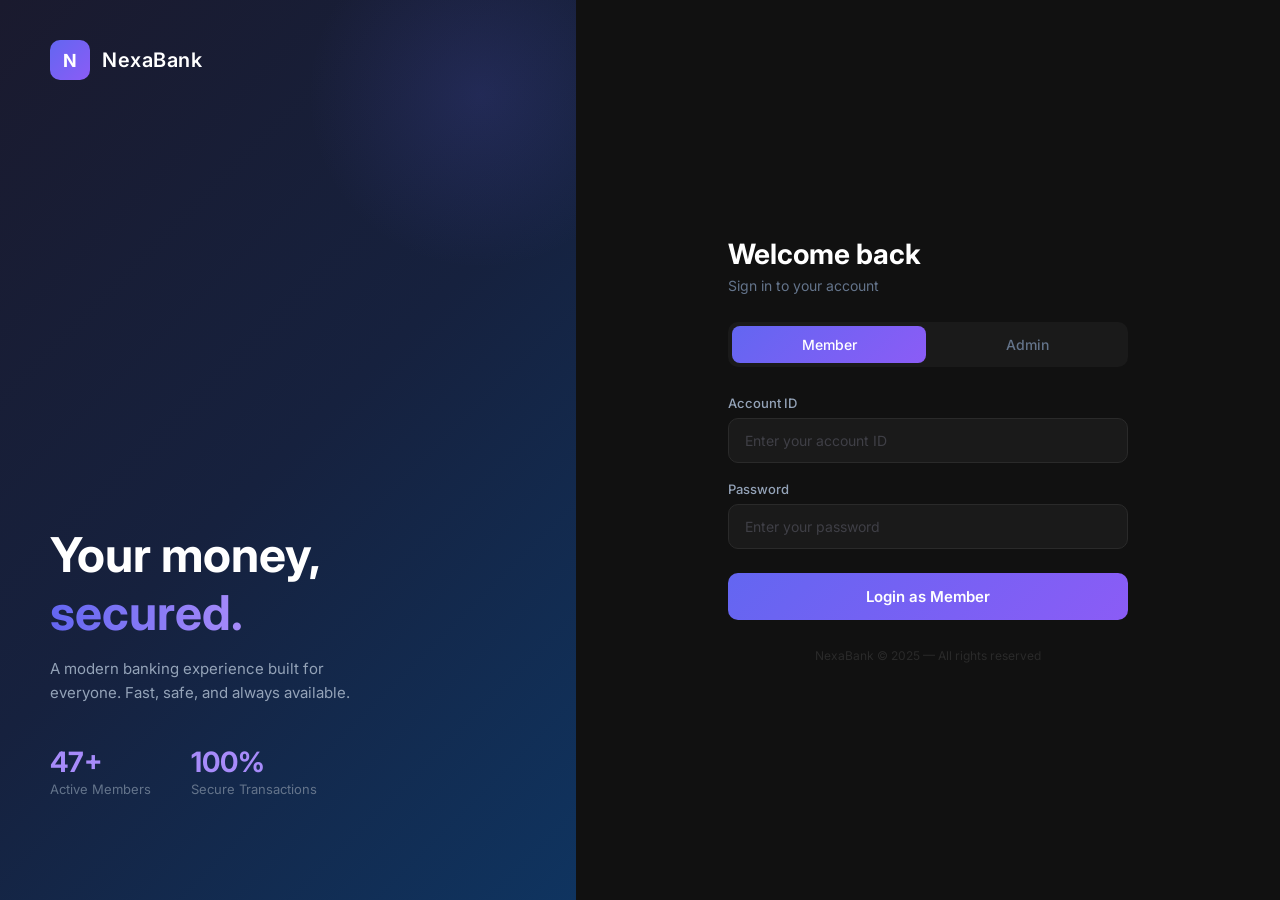
<file: index.html>
<!DOCTYPE html>
<html lang="en">
<head>
  <meta charset="UTF-8" />
  <meta name="viewport" content="width=device-width, initial-scale=1.0"/>
  <title>NexaBank | Login</title>
  <link rel="stylesheet" href="style.css" />
  <link href="https://fonts.googleapis.com/css2?family=Inter:wght@300;400;500;600;700&display=swap" rel="stylesheet"/>
</head>

<body>

  <!-- LEFT PANEL -->
  <div class="left-panel">
    <div class="brand">
      <div class="logo">N</div>
      <span class="brand-name">NexaBank</span>
    </div>
    <div class="left-content">
      <h1>Your money,<br/><span class="highlight">secured.</span></h1>
      <p>A modern banking experience built for everyone. Fast, safe, and always available.</p>
      <div class="stats">
        <div class="stat">
          <h3>47+</h3>
          <p>Active Members</p>
        </div>
        <div class="stat">
          <h3>100%</h3>
          <p>Secure Transactions</p>
        </div>
      </div>
    </div>
  </div>

  <!-- RIGHT PANEL -->
  <div class="right-panel">
    <div class="login-box">
      <h2>Welcome back</h2>
      <p class="sub">Sign in to your account</p>

      <!-- TAB TOGGLE -->
      <div class="tab-group">
        <button class="tab active" onclick="switchTab('member', this)">Member</button>
        <button class="tab" onclick="switchTab('admin', this)">Admin</button>
      </div>

      <!-- MEMBER FORM -->
      <div id="member-form" class="form-section">
        <div class="input-group">
          <label>Account ID</label>
          <input type="number" id="memberId" placeholder="Enter your account ID" />
        </div>
        <div class="input-group">
          <label>Password</label>
          <input type="password" id="memberPassword" placeholder="Enter your password" />
        </div>
        <button class="btn-login" onclick="handleLogin()">Login as Member</button>
      </div>

      <!-- ADMIN FORM -->
      <div id="admin-form" class="form-section hidden">
        <div class="input-group">
          <label>4-Digit Access Code</label>
          <input type="number" id="adminCode" placeholder="Enter your 4-digit code" />
        </div>
        <button class="btn-login" onclick="handleLogin()">Login as Admin</button>
      </div>

      <p class="footer-note">NexaBank &copy; 2025 &mdash; All rights reserved</p>
    </div>
  </div>

  <script src="bank.js"></script>
  <script>
    function switchTab(type, el) {
      document.querySelectorAll('.tab').forEach(t => t.classList.remove('active'));
      el.classList.add('active');
      document.getElementById('member-form').classList.add('hidden');
      document.getElementById('admin-form').classList.add('hidden');
      document.getElementById(type + '-form').classList.remove('hidden');
    }

    function handleLogin() {
      const activeTab = document.querySelector('.tab.active').textContent.trim();

      if (activeTab === 'Member') {
        const id = document.getElementById('memberId').value;
        const password = document.getElementById('memberPassword').value;

        if (!id || !password) {
          alert('Please enter both ID and password!');
          return;
        }

        const result = memberLogin(id, password);
        if (result.success) {
          window.location.href = 'member.html'; // ✅ FIXED
        } else {
          alert(result.msg);
        }

      } else {
        const id = document.getElementById('adminCode').value;

        if (!id) {
          alert('Please enter your access code!');
          return;
        }

        const result = adminLogin(id);
        if (result.success) {
          window.location.href = 'admin.html';
        } else {
          alert(result.msg);
        }
      }
    }
  </script>

</body>
</html>
</file>
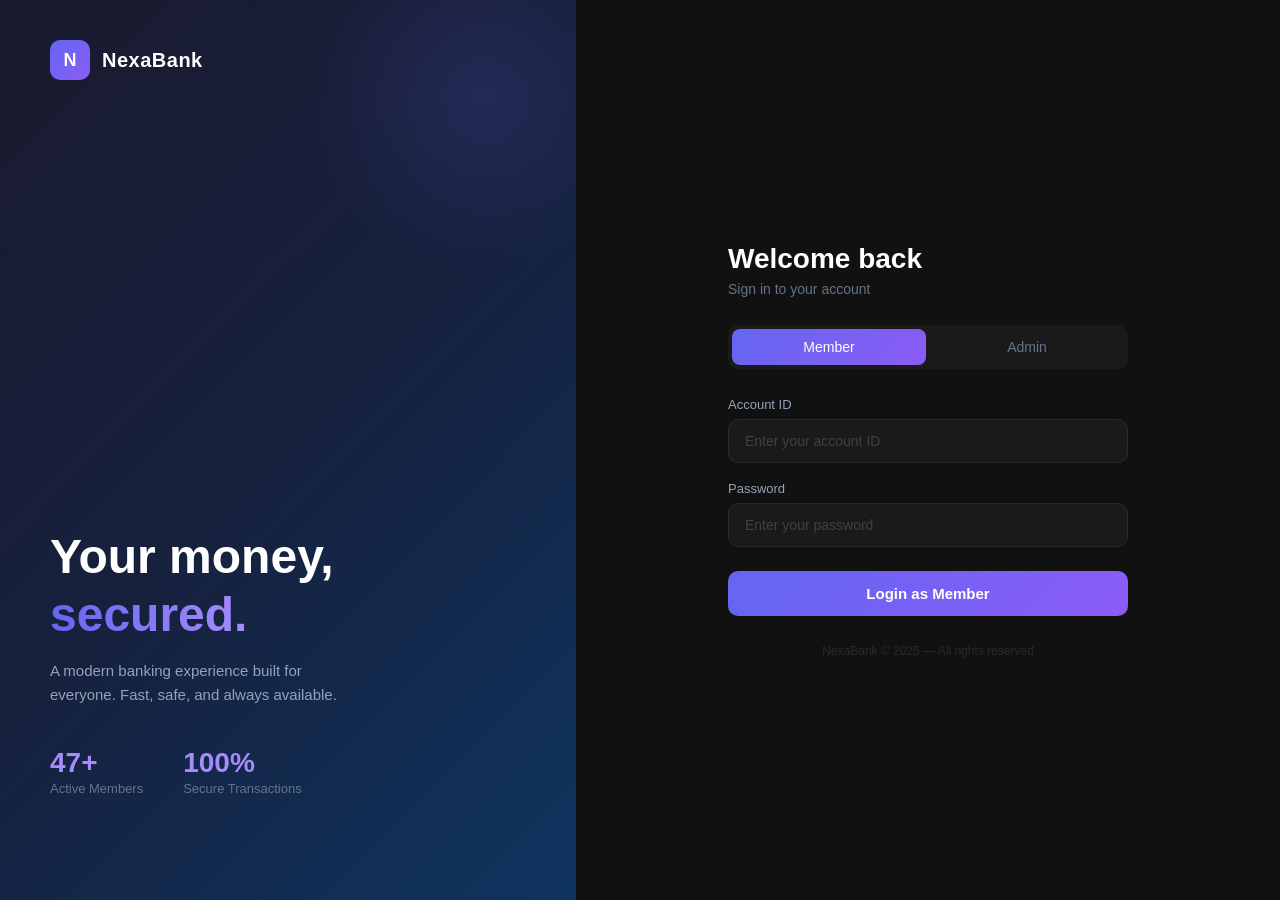
<file: admin.html>
<!DOCTYPE html>
<html lang="en">
<head>
  <meta charset="UTF-8" />
  <meta name="viewport" content="width=device-width, initial-scale=1.0"/>
  <title>NexaBank | Admin Dashboard</title>
  <link rel="stylesheet" href="admin.css" />
  <link href="https://fonts.googleapis.com/css2?family=Inter:wght@300;400;500;600;700&display=swap" rel="stylesheet"/>
</head>
<body>

  <!-- SIDEBAR -->
  <div class="sidebar">
    <div class="brand">
      <div class="logo">N</div>
      <span>NexaBank</span>
    </div>
    <div class="admin-badge">ADMIN PANEL</div>
    <div class="admin-name" id="adminName">Welcome, Admin</div>

    <nav>
      <button class="nav-btn active" onclick="showSection('dashboard', this)">📊 Dashboard</button>
      <button class="nav-btn" onclick="showSection('members', this)">👥 All Members</button>
      <button class="nav-btn" onclick="showSection('addMember', this)">➕ Add Member</button>
      <button class="nav-btn" onclick="showSection('deleteMember', this)">🗑️ Delete Member</button>
      <button class="nav-btn" onclick="showSection('searchMember', this)">🔍 Search Member</button>
      <button class="nav-btn" onclick="showSection('loans', this)">💰 Manage Loans</button>
      <button class="nav-btn" onclick="showSection('report', this)">📄 Branch Report</button>
    </nav>

    <button class="logout-btn" onclick="logout()">🚪 Logout</button>
  </div>

  <!-- MAIN CONTENT -->
  <div class="main">

    <!-- DASHBOARD SECTION -->
    <div id="dashboard" class="section active">
      <h2>Dashboard Overview</h2>
      <div class="cards">
        <div class="card purple">
          <p>Total Members</p>
          <h3 id="totalMembers">0</h3>
        </div>
        <div class="card blue">
          <p>Pending Loans</p>
          <h3 id="totalLoans">0</h3>
        </div>
        <div class="card green">
          <p>Total Transactions</p>
          <h3 id="totalTxns">0</h3>
        </div>
        <div class="card orange">
          <p>Total Admins</p>
          <h3>4</h3>
        </div>
      </div>
    </div>

    <!-- ALL MEMBERS SECTION -->
    <div id="members" class="section">
      <h2>All Member Accounts</h2>
      <div class="table-wrap">
        <table>
          <thead>
            <tr>
              <th>Name</th>
              <th>ID</th>
              <th>Balance (₹)</th>
            </tr>
          </thead>
          <tbody id="membersTable"></tbody>
        </table>
      </div>
    </div>

    <!-- ADD MEMBER SECTION -->
    <div id="addMember" class="section">
      <h2>Add New Member</h2>
      <div class="form-box">
        <div class="input-group">
          <label>Full Name</label>
          <input type="text" id="newName" placeholder="Enter member name" />
        </div>
        <div class="input-group">
          <label>Account ID</label>
          <input type="number" id="newId" placeholder="Enter unique ID" />
        </div>
        <div class="input-group">
          <label>Password</label>
          <input type="text" id="newPassword" placeholder="Set password" />
        </div>
        <div class="input-group">
          <label>Initial Balance (₹)</label>
          <input type="number" id="newBalance" placeholder="Enter starting balance" />
        </div>
        <button class="btn-action" onclick="handleAddMember()">Create Account</button>
        <p class="msg" id="addMsg"></p>
      </div>
    </div>

    <!-- DELETE MEMBER SECTION -->
    <div id="deleteMember" class="section">
      <h2>Delete Member Account</h2>
      <div class="form-box">
        <div class="input-group">
          <label>Member Account ID</label>
          <input type="number" id="deleteId" placeholder="Enter ID to delete" />
        </div>
        <button class="btn-action danger" onclick="handleDeleteMember()">Delete Account</button>
        <p class="msg" id="deleteMsg"></p>
      </div>
    </div>

    <!-- SEARCH SECTION -->
    <div id="searchMember" class="section">
      <h2>Search Member</h2>
      <div class="form-box">
        <div class="tab-group">
          <button class="tab active" onclick="switchSearch('id', this)">Search by ID</button>
          <button class="tab" onclick="switchSearch('name', this)">Search by Name</button>
        </div>
        <div id="searchById">
          <div class="input-group">
            <label>Account ID</label>
            <input type="number" id="searchId" placeholder="Enter account ID" />
          </div>
          <button class="btn-action" onclick="handleSearchById()">Search</button>
        </div>
        <div id="searchByName" class="hidden">
          <div class="input-group">
            <label>Member Name</label>
            <input type="text" id="searchName" placeholder="Enter member name" />
          </div>
          <button class="btn-action" onclick="handleSearchByName()">Search</button>
        </div>
        <div class="result-box" id="searchResult"></div>
      </div>
    </div>

    <!-- LOANS SECTION -->
    <div id="loans" class="section">
      <h2>Manage Loan Applications</h2>
      <div id="loansList"></div>
    </div>

    <!-- REPORT SECTION -->
    <div id="report" class="section">
      <h2>Branch Report</h2>
      <button class="btn-action" onclick="generateReport()">Generate Report</button>
      <div id="reportContent" style="margin-top:20px;"></div>
    </div>

  </div>

  <script src="bank.js"></script>
  <script>
    // ── ON PAGE LOAD ──
    window.onload = function () {
      const admin = getLoggedInAdmin();
      if (!admin) { window.location.href = 'index.html'; return; }
      document.getElementById('adminName').textContent = admin.name;
      document.getElementById('totalMembers').textContent = getAllMembers().length;
      document.getElementById('totalLoans').textContent = getAllLoans().length;
      document.getElementById('totalTxns').textContent = getAllTransactions().length;
      loadMembersTable();
    }

    // ── SECTION SWITCHING ──
    function showSection(id, btn) {
      document.querySelectorAll('.section').forEach(s => s.classList.remove('active'));
      document.querySelectorAll('.nav-btn').forEach(b => b.classList.remove('active'));
      document.getElementById(id).classList.add('active');
      btn.classList.add('active');
      if (id === 'loans') loadLoans();
    }

    // ── LOAD MEMBERS TABLE ──
    function loadMembersTable() {
      const tbody = document.getElementById('membersTable');
      tbody.innerHTML = '';
      getAllMembers().forEach(m => {
        tbody.innerHTML += `<tr>
          <td>${m.name}</td>
          <td>${m.id}</td>
          <td>₹${m.balance.toLocaleString()}</td>
        </tr>`;
      });
    }

    // ── ADD MEMBER ──
    function handleAddMember() {
      const name = document.getElementById('newName').value;
      const id = document.getElementById('newId').value;
      const password = document.getElementById('newPassword').value;
      const balance = document.getElementById('newBalance').value;
      const msg = document.getElementById('addMsg');

      if (!name || !id || !password || !balance) {
        showMsg(msg, 'All fields are required!', false); return;
      }
      const result = createMember(name, id, password, balance);
      if (result.success) {
        showMsg(msg, 'Member account created successfully!', true);
        document.getElementById('totalMembers').textContent = getAllMembers().length;
      } else {
        showMsg(msg, result.msg, false);
      }
    }

    // ── DELETE MEMBER ──
    function handleDeleteMember() {
      const id = document.getElementById('deleteId').value;
      const msg = document.getElementById('deleteMsg');
      if (!id) { showMsg(msg, 'Please enter an ID!', false); return; }
      const result = deleteMember(id);
      if (result.success) {
        showMsg(msg, 'Account deleted successfully!', true);
        document.getElementById('totalMembers').textContent = getAllMembers().length;
      } else {
        showMsg(msg, result.msg, false);
      }
    }

    // ── SEARCH ──
    function switchSearch(type, btn) {
      document.querySelectorAll('.tab').forEach(t => t.classList.remove('active'));
      btn.classList.add('active');
      document.getElementById('searchById').classList.add('hidden');
      document.getElementById('searchByName').classList.add('hidden');
      document.getElementById('search' + (type === 'id' ? 'ById' : 'ByName')).classList.remove('hidden');
      document.getElementById('searchResult').innerHTML = '';
    }

    function handleSearchById() {
      const id = document.getElementById('searchId').value;
      const m = searchById(id);
      const box = document.getElementById('searchResult');
      if (m) {
        box.innerHTML = `<div class="result-card">
          <p><span>Name:</span> ${m.name}</p>
          <p><span>ID:</span> ${m.id}</p>
          <p><span>Balance:</span> ₹${m.balance.toLocaleString()}</p>
        </div>`;
      } else {
        box.innerHTML = `<p class="error-msg">No account found with this ID.</p>`;
      }
    }

    function handleSearchByName() {
      const name = document.getElementById('searchName').value;
      const m = searchByName(name);
      const box = document.getElementById('searchResult');
      if (m) {
        box.innerHTML = `<div class="result-card">
          <p><span>Name:</span> ${m.name}</p>
          <p><span>ID:</span> ${m.id}</p>
          <p><span>Balance:</span> ₹${m.balance.toLocaleString()}</p>
        </div>`;
      } else {
        box.innerHTML = `<p class="error-msg">No account found with this name.</p>`;
      }
    }

    // ── LOANS ──
    function loadLoans() {
      const loans = getAllLoans();
      const box = document.getElementById('loansList');
      if (loans.length === 0) {
        box.innerHTML = '<p class="empty-msg">No pending loan applications.</p>'; return;
      }
      box.innerHTML = loans.map(l => `
        <div class="loan-card">
          <div>
            <p class="loan-name">${l.name}</p>
            <p class="loan-detail">ID: ${l.id} &nbsp;|&nbsp; Amount: ₹${l.amount.toLocaleString()}</p>
          </div>
          <div class="loan-actions">
            <button class="btn-approve" onclick="handleApproveLoan(${l.id})">Approve</button>
            <button class="btn-reject" onclick="handleRejectLoan(${l.id})">Reject</button>
          </div>
        </div>`).join('');
    }

    function handleApproveLoan(id) {
      const result = approveLoan(id);
      alert(result.success ? 'Loan approved! Balance updated.' : result.msg);
      loadLoans();
      document.getElementById('totalLoans').textContent = getAllLoans().length;
    }

    function handleRejectLoan(id) {
      const result = rejectLoan(id);
      alert(result.success ? 'Loan application rejected.' : result.msg);
      loadLoans();
      document.getElementById('totalLoans').textContent = getAllLoans().length;
    }

    // ── REPORT ──
    function generateReport() {
      const members = getAllMembers();
      const loans = getAllLoans();
      const txns = getAllTransactions();
      let html = `<h3>Members (${members.length})</h3><div class="table-wrap"><table>
        <thead><tr><th>Name</th><th>ID</th><th>Balance</th></tr></thead><tbody>
        ${members.map(m => `<tr><td>${m.name}</td><td>${m.id}</td><td>₹${m.balance.toLocaleString()}</td></tr>`).join('')}
        </tbody></table></div>
        <h3 style="margin-top:24px;">Pending Loans (${loans.length})</h3>
        ${loans.length === 0 ? '<p class="empty-msg">None</p>' : loans.map(l => `<div class="result-card"><p>${l.name} — ₹${l.amount.toLocaleString()}</p></div>`).join('')}
        <h3 style="margin-top:24px;">Transactions (${txns.length})</h3>
        ${txns.length === 0 ? '<p class="empty-msg">None</p>' : txns.map(t => `<div class="result-card"><p>${t.sender_name} → ${t.receiver_name} : ₹${t.amount.toLocaleString()}</p></div>`).join('')}`;
      document.getElementById('reportContent').innerHTML = html;
    }

    // ── HELPERS ──
    function showMsg(el, text, success) {
      el.textContent = text;
      el.style.color = success ? '#4ade80' : '#f87171';
    }

    function logout() {
  sessionStorage.removeItem('loggedInAdmin'); // only remove login, keep data
  window.location.href = 'index.html';
    }
  </script>
</body>
</html>
</file>
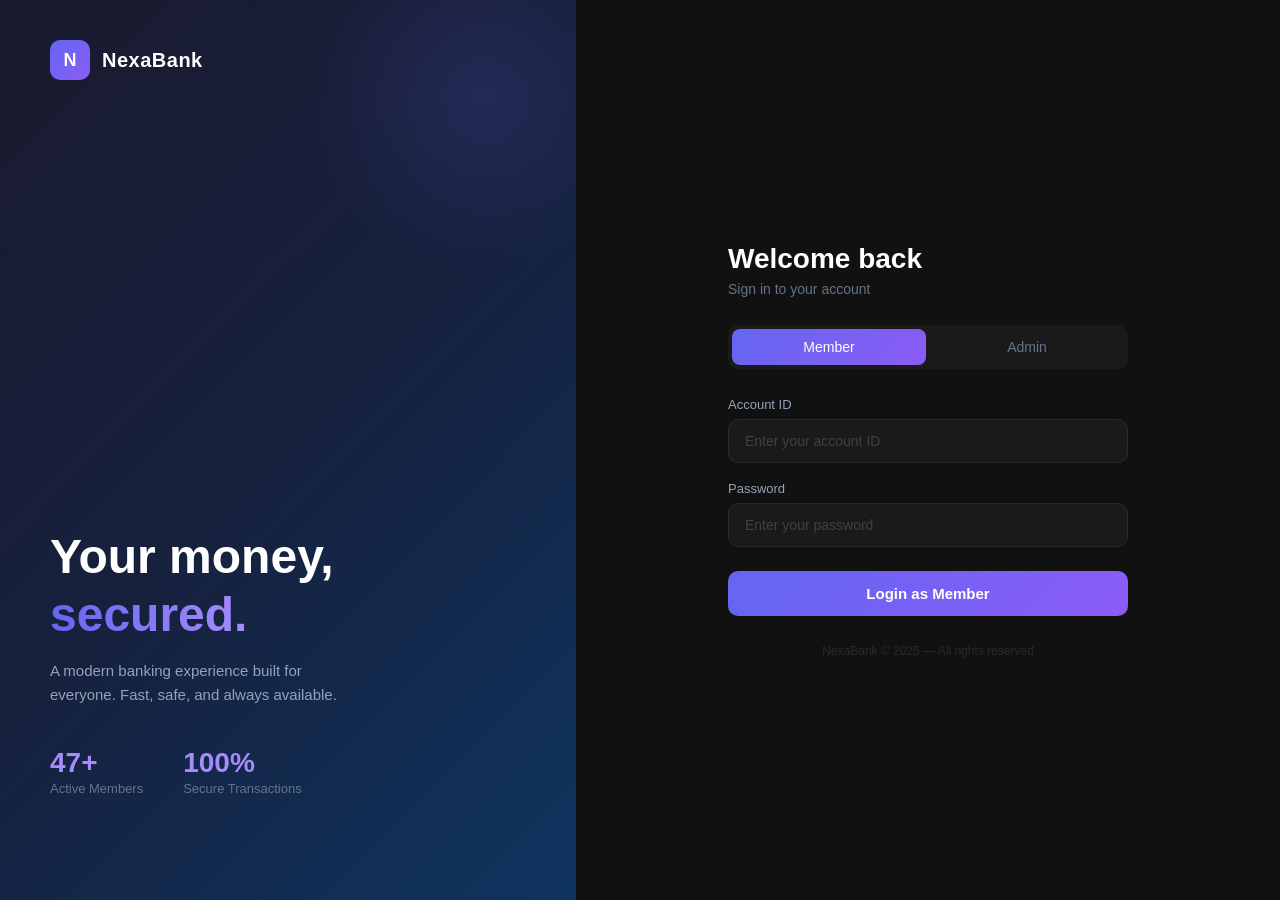
<file: member.html>
<!DOCTYPE html>
<html lang="en">
<head>
  <meta charset="UTF-8" />
  <meta name="viewport" content="width=device-width, initial-scale=1.0"/>
  <title>NexaBank | Member Portal</title>
  <link rel="stylesheet" href="member.css" />
  <link href="https://fonts.googleapis.com/css2?family=Inter:wght@300;400;500;600;700&display=swap" rel="stylesheet"/>
</head>
<body>

  <!-- SIDEBAR -->
  <div class="sidebar">
    <div class="brand">
      <div class="logo">N</div>
      <span>NexaBank</span>
    </div>
    <div class="member-badge">MEMBER PORTAL</div>
    <div class="member-name" id="memberName">Welcome</div>

    <nav>
      <button class="nav-btn active" onclick="showSection('home', this)">🏠 Home</button>
      <button class="nav-btn" onclick="showSection('deposit', this)">💵 Deposit</button>
      <button class="nav-btn" onclick="showSection('withdraw', this)">💸 Withdraw</button>
      <button class="nav-btn" onclick="showSection('transfer', this)">🔄 Transfer</button>
      <button class="nav-btn" onclick="showSection('loan', this)">🏦 Apply Loan</button>
      <button class="nav-btn" onclick="showSection('loanstatus', this)">📋 Loan Status</button>
      <button class="nav-btn" onclick="showSection('history', this)">📜 Transactions</button>
      <button class="nav-btn" onclick="showSection('password', this)">🔑 Change Password</button>
    </nav>

    <button class="logout-btn" onclick="logout()">🚪 Logout</button>
  </div>

  <!-- MAIN -->
  <div class="main">

    <!-- HOME -->
    <div id="home" class="section active">
      <h2>Good day, <span id="greetName"></span> 👋</h2>
      <div class="balance-card">
        <p>Available Balance</p>
        <h1 id="balanceDisplay">₹0</h1>
        <span>Account ID: <strong id="idDisplay"></strong></span>
      </div>
      <div class="quick-cards">
        <div class="quick-card" onclick="showSection('deposit', document.querySelectorAll('.nav-btn')[1])">
          <div class="qicon green">💵</div>
          <p>Deposit</p>
        </div>
        <div class="quick-card" onclick="showSection('withdraw', document.querySelectorAll('.nav-btn')[2])">
          <div class="qicon red">💸</div>
          <p>Withdraw</p>
        </div>
        <div class="quick-card" onclick="showSection('transfer', document.querySelectorAll('.nav-btn')[3])">
          <div class="qicon blue">🔄</div>
          <p>Transfer</p>
        </div>
        <div class="quick-card" onclick="showSection('loan', document.querySelectorAll('.nav-btn')[4])">
          <div class="qicon purple">🏦</div>
          <p>Loan</p>
        </div>
      </div>
    </div>

    <!-- DEPOSIT -->
    <div id="deposit" class="section">
      <h2>Deposit Money</h2>
      <div class="form-box">
        <div class="input-group">
          <label>Amount (₹)</label>
          <input type="number" id="depositAmount" placeholder="Enter amount to deposit" />
        </div>
        <button class="btn-action green-btn" onclick="handleDeposit()">Deposit Money</button>
        <p class="msg" id="depositMsg"></p>
      </div>
    </div>

    <!-- WITHDRAW -->
    <div id="withdraw" class="section">
      <h2>Withdraw Money</h2>
      <div class="form-box">
        <div class="input-group">
          <label>Amount (₹)</label>
          <input type="number" id="withdrawAmount" placeholder="Enter amount to withdraw" />
        </div>
        <button class="btn-action red-btn" onclick="handleWithdraw()">Withdraw Money</button>
        <p class="msg" id="withdrawMsg"></p>
      </div>
    </div>

    <!-- TRANSFER -->
    <div id="transfer" class="section">
      <h2>Transfer Money</h2>
      <div class="form-box">
        <div class="input-group">
          <label>Receiver Account ID</label>
          <input type="number" id="receiverId" placeholder="Enter receiver's account ID" />
        </div>
        <div class="input-group">
          <label>Amount (₹)</label>
          <input type="number" id="transferAmount" placeholder="Enter amount to transfer" />
        </div>
        <button class="btn-action" onclick="handleTransfer()">Transfer Money</button>
        <p class="msg" id="transferMsg"></p>
      </div>
    </div>

    <!-- LOAN -->
    <div id="loan" class="section">
      <h2>Apply for Loan</h2>
      <div class="form-box">
        <div class="input-group">
          <label>Loan Amount (₹)</label>
          <input type="number" id="loanAmount" placeholder="Enter loan amount" />
        </div>
        <button class="btn-action" onclick="handleLoan()">Submit Application</button>
        <p class="msg" id="loanMsg"></p>
      </div>
    </div>

    <!-- LOAN STATUS -->
    <div id="loanstatus" class="section">
      <h2>Loan Application Status</h2>
      <div id="loanStatusBox"></div>
    </div>

    <!-- TRANSACTION HISTORY -->
    <div id="history" class="section">
      <h2>Transaction History</h2>
      <div id="historyBox"></div>
    </div>

    <!-- CHANGE PASSWORD -->
    <div id="password" class="section">
      <h2>Change Password</h2>
      <div class="form-box">
        <div class="input-group">
          <label>Current Password</label>
          <input type="password" id="currentPass" placeholder="Enter current password" />
        </div>
        <div class="input-group">
          <label>New Password</label>
          <input type="password" id="newPass" placeholder="Enter new password" />
        </div>
        <div class="input-group">
          <label>Confirm New Password</label>
          <input type="password" id="confirmPass" placeholder="Confirm new password" />
        </div>
        <button class="btn-action" onclick="handlePasswordChange()">Update Password</button>
        <p class="msg" id="passMsg"></p>
      </div>
    </div>

  </div>

  <script src="bank.js"></script>
  <script>
    // ── ON LOAD ──
    window.onload = function () {
      const member = getLoggedInMember();
      if (!member) { window.location.href = 'index.html'; return; }
      document.getElementById('memberName').textContent = member.name;
      document.getElementById('greetName').textContent = member.name;
      document.getElementById('balanceDisplay').textContent = '₹' + member.balance.toLocaleString();
      document.getElementById('idDisplay').textContent = member.id;
    }

    // ── SECTION SWITCH ──
    function showSection(id, btn) {
      document.querySelectorAll('.section').forEach(s => s.classList.remove('active'));
      document.querySelectorAll('.nav-btn').forEach(b => b.classList.remove('active'));
      document.getElementById(id).classList.add('active');
      if (btn) btn.classList.add('active');

      // load dynamic content
      if (id === 'loanstatus') loadLoanStatus();
      if (id === 'history') loadHistory();
    }

    // ── DEPOSIT ──
    function handleDeposit() {
      const amount = document.getElementById('depositAmount').value;
      const msg = document.getElementById('depositMsg');
      if (!amount) { showMsg(msg, 'Please enter an amount!', false); return; }
      const result = depositMoney(amount);
      if (result.success) {
        showMsg(msg, `₹${parseInt(amount).toLocaleString()} deposited! New balance: ₹${result.balance.toLocaleString()}`, true);
        document.getElementById('balanceDisplay').textContent = '₹' + result.balance.toLocaleString();
        document.getElementById('depositAmount').value = '';
      } else {
        showMsg(msg, result.msg, false);
      }
    }

    // ── WITHDRAW ──
    function handleWithdraw() {
      const amount = document.getElementById('withdrawAmount').value;
      const msg = document.getElementById('withdrawMsg');
      if (!amount) { showMsg(msg, 'Please enter an amount!', false); return; }
      const result = withdrawMoney(amount);
      if (result.success) {
        showMsg(msg, `₹${parseInt(amount).toLocaleString()} withdrawn! New balance: ₹${result.balance.toLocaleString()}`, true);
        document.getElementById('balanceDisplay').textContent = '₹' + result.balance.toLocaleString();
        document.getElementById('withdrawAmount').value = '';
      } else {
        showMsg(msg, result.msg, false);
      }
    }

    // ── TRANSFER ──
    function handleTransfer() {
      const receiverId = document.getElementById('receiverId').value;
      const amount = document.getElementById('transferAmount').value;
      const msg = document.getElementById('transferMsg');
      if (!receiverId || !amount) { showMsg(msg, 'Please fill all fields!', false); return; }
      const result = transferMoney(receiverId, amount);
      if (result.success) {
        showMsg(msg, `₹${parseInt(amount).toLocaleString()} transferred to ${result.receiverName}! New balance: ₹${result.balance.toLocaleString()}`, true);
        document.getElementById('balanceDisplay').textContent = '₹' + result.balance.toLocaleString();
        document.getElementById('receiverId').value = '';
        document.getElementById('transferAmount').value = '';
      } else {
        showMsg(msg, result.msg, false);
      }
    }

    // ── LOAN ──
    function handleLoan() {
      const amount = document.getElementById('loanAmount').value;
      const msg = document.getElementById('loanMsg');
      if (!amount) { showMsg(msg, 'Please enter loan amount!', false); return; }
      const result = applyLoan(amount);
      if (result.success) {
        showMsg(msg, 'Loan application submitted successfully! Awaiting admin approval.', true);
        document.getElementById('loanAmount').value = '';
      } else {
        showMsg(msg, result.msg, false);
      }
    }

    // ── LOAN STATUS ──
    function loadLoanStatus() {
      const loan = viewLoanStatus();
      const box = document.getElementById('loanStatusBox');
      if (loan) {
        box.innerHTML = `
          <div class="status-card pending">
            <div class="status-dot"></div>
            <div>
              <p class="status-label">PENDING APPROVAL</p>
              <p class="status-amount">₹${loan.amount.toLocaleString()}</p>
              <p class="status-name">Applicant: ${loan.name}</p>
            </div>
          </div>`;
      } else {
        box.innerHTML = `<p class="empty-msg">No pending loan applications found.</p>`;
      }
    }

    // ── HISTORY ──
    function loadHistory() {
      const txns = viewTransactionHistory();
      const box = document.getElementById('historyBox');
      if (txns.length === 0) {
        box.innerHTML = `<p class="empty-msg">No transactions yet.</p>`; return;
      }
      box.innerHTML = txns.reverse().map(t => {
        const isSender = t.receiver_name === 'CASH DEPOSIT' ? false : t.sender_id === getLoggedInMember().id;
        const isDeposit = t.receiver_name === 'CASH DEPOSIT';
        const isWithdraw = t.receiver_name === 'CASH WITHDRAWAL';
        const sign = isDeposit ? '+' : (isWithdraw || isSender) ? '-' : '+';
        const color = sign === '+' ? 'green' : 'red';
        const label = isDeposit ? 'Cash Deposit' : isWithdraw ? 'Cash Withdrawal' : isSender ? `To: ${t.receiver_name}` : `From: ${t.sender_name}`;
        return `<div class="txn-card">
          <div>
            <p class="txn-label">${label}</p>
          </div>
          <p class="txn-amount ${color}">${sign}₹${t.amount.toLocaleString()}</p>
        </div>`;
      }).join('');
    }

    // ── PASSWORD ──
    function handlePasswordChange() {
      const current = document.getElementById('currentPass').value;
      const newP = document.getElementById('newPass').value;
      const confirm = document.getElementById('confirmPass').value;
      const msg = document.getElementById('passMsg');
      if (!current || !newP || !confirm) { showMsg(msg, 'Please fill all fields!', false); return; }
      const result = changePassword(current, newP, confirm);
      if (result.success) {
        showMsg(msg, 'Password changed successfully!', true);
        document.getElementById('currentPass').value = '';
        document.getElementById('newPass').value = '';
        document.getElementById('confirmPass').value = '';
      } else {
        showMsg(msg, result.msg, false);
      }
    }

    function showMsg(el, text, success) {
      el.textContent = text;
      el.style.color = success ? '#4ade80' : '#f87171';
    }

    function logout() {
  sessionStorage.removeItem('loggedInMember'); // only remove login, keep data
  window.location.href = 'index.html';
    }
  </script>

</body>
</html>
</file>
<file: style.css>
* {
  margin: 0;
  padding: 0;
  box-sizing: border-box;
}

body {
  display: flex;
  height: 100vh;
  font-family: 'Inter', sans-serif;
  background: #0d0d0d;
  color: #fff;
}

/* ── LEFT PANEL ── */
.left-panel {
  width: 45%;
  background: linear-gradient(135deg, #1a1a2e 0%, #16213e 50%, #0f3460 100%);
  display: flex;
  flex-direction: column;
  justify-content: space-between;
  padding: 40px 50px;
  position: relative;
  overflow: hidden;
}

.left-panel::before {
  content: '';
  position: absolute;
  width: 350px;
  height: 350px;
  background: radial-gradient(circle, rgba(99, 102, 241, 0.15) 0%, transparent 70%);
  top: -80px;
  right: -80px;
  border-radius: 50%;
}

.brand {
  display: flex;
  align-items: center;
  gap: 12px;
}

.logo {
  width: 40px;
  height: 40px;
  background: linear-gradient(135deg, #6366f1, #8b5cf6);
  border-radius: 10px;
  display: flex;
  align-items: center;
  justify-content: center;
  font-weight: 700;
  font-size: 18px;
}

.brand-name {
  font-size: 20px;
  font-weight: 600;
  letter-spacing: 0.5px;
}

.left-content {
  margin-bottom: 60px;
}

.left-content h1 {
  font-size: 48px;
  font-weight: 700;
  line-height: 1.2;
  margin-bottom: 16px;
}

.highlight {
  background: linear-gradient(90deg, #6366f1, #a78bfa);
  -webkit-background-clip: text;
  -webkit-text-fill-color: transparent;
  background-clip: text;
}

.left-content p {
  font-size: 15px;
  color: #94a3b8;
  line-height: 1.6;
  max-width: 320px;
  margin-bottom: 40px;
}

.stats {
  display: flex;
  gap: 40px;
}

.stat h3 {
  font-size: 28px;
  font-weight: 700;
  color: #a78bfa;
}

.stat p {
  font-size: 13px;
  color: #64748b;
  margin: 0;
}

/* ── RIGHT PANEL ── */
.right-panel {
  width: 55%;
  background: #111111;
  display: flex;
  align-items: center;
  justify-content: center;
  padding: 40px;
}

.login-box {
  width: 100%;
  max-width: 400px;
}

.login-box h2 {
  font-size: 28px;
  font-weight: 700;
  margin-bottom: 6px;
}

.sub {
  font-size: 14px;
  color: #64748b;
  margin-bottom: 28px;
}

/* ── TABS ── */
.tab-group {
  display: flex;
  background: #1a1a1a;
  border-radius: 10px;
  padding: 4px;
  margin-bottom: 28px;
  gap: 4px;
}

.tab {
  flex: 1;
  padding: 10px;
  border: none;
  border-radius: 8px;
  background: transparent;
  color: #64748b;
  font-size: 14px;
  font-weight: 500;
  cursor: pointer;
  transition: all 0.25s ease;
  font-family: 'Inter', sans-serif;
}

.tab.active {
  background: linear-gradient(135deg, #6366f1, #8b5cf6);
  color: #fff;
}

/* ── FORM ── */
.form-section {
  display: flex;
  flex-direction: column;
  gap: 18px;
}

.form-section.hidden {
  display: none;
}

.input-group {
  display: flex;
  flex-direction: column;
  gap: 7px;
}

.input-group label {
  font-size: 13px;
  font-weight: 500;
  color: #94a3b8;
}

.input-group input {
  background: #1a1a1a;
  border: 1px solid #2a2a2a;
  border-radius: 10px;
  padding: 13px 16px;
  color: #fff;
  font-size: 14px;
  font-family: 'Inter', sans-serif;
  outline: none;
  transition: border-color 0.2s ease;
}

.input-group input:focus {
  border-color: #6366f1;
}

.input-group input::placeholder {
  color: #3f3f46;
}

/* ── BUTTON ── */
.btn-login {
  margin-top: 6px;
  width: 100%;
  padding: 14px;
  background: linear-gradient(135deg, #6366f1, #8b5cf6);
  border: none;
  border-radius: 10px;
  color: #fff;
  font-size: 15px;
  font-weight: 600;
  cursor: pointer;
  font-family: 'Inter', sans-serif;
  transition: opacity 0.2s ease, transform 0.1s ease;
}

.btn-login:hover {
  opacity: 0.9;
  transform: translateY(-1px);
}

.btn-login:active {
  transform: translateY(0);
}

/* ── FOOTER ── */
.footer-note {
  margin-top: 28px;
  font-size: 12px;
  color: #2a2a2a;
  text-align: center;
}

/* ── RESPONSIVE ── */
@media (max-width: 900px) {
  body {
    flex-direction: column;
    height: auto;
    min-height: 100vh;
  }
  .left-panel, .right-panel {
    width: 100%;
  }
  .left-panel {
    padding: 32px 24px;
  }
  .left-content {
    margin-bottom: 32px;
  }
  .left-content h1 {
    font-size: 32px;
  }
  .stats {
    gap: 28px;
  }
  .right-panel {
    padding: 32px 24px;
  }
}

@media (max-width: 420px) {
  .left-content h1 {
    font-size: 26px;
  }
  .left-content p {
    max-width: 100%;
  }
  .stats {
    gap: 20px;
  }
  .stat h3 {
    font-size: 22px;
  }
  .login-box h2 {
    font-size: 22px;
  }
}
</file>
<file: admin.css>
* { margin: 0; padding: 0; box-sizing: border-box; }

body {
  display: flex;
  min-height: 100vh;
  font-family: 'Inter', sans-serif;
  background: #0d0d0d;
  color: #fff;
}

/* ── SIDEBAR ── */
.sidebar {
  width: 240px;
  min-height: 100vh;
  background: #111;
  border-right: 1px solid #1e1e1e;
  display: flex;
  flex-direction: column;
  padding: 28px 16px;
  gap: 8px;
  position: fixed;
  top: 0; left: 0; bottom: 0;
}

.brand {
  display: flex;
  align-items: center;
  gap: 10px;
  margin-bottom: 16px;
  font-size: 18px;
  font-weight: 700;
}

.logo {
  width: 34px; height: 34px;
  background: linear-gradient(135deg, #6366f1, #8b5cf6);
  border-radius: 8px;
  display: flex; align-items: center; justify-content: center;
  font-weight: 700; font-size: 16px;
}

.admin-badge {
  font-size: 10px;
  font-weight: 600;
  letter-spacing: 2px;
  color: #6366f1;
  background: rgba(99,102,241,0.1);
  border-radius: 6px;
  padding: 4px 10px;
  margin-bottom: 4px;
  text-align: center;
}

.admin-name {
  font-size: 12px;
  color: #64748b;
  margin-bottom: 16px;
  text-align: center;
}

nav { display: flex; flex-direction: column; gap: 4px; flex: 1; }

.nav-btn {
  background: transparent;
  border: none;
  color: #64748b;
  padding: 10px 14px;
  border-radius: 8px;
  text-align: left;
  font-size: 13px;
  font-family: 'Inter', sans-serif;
  cursor: pointer;
  transition: all 0.2s;
}

.nav-btn:hover { background: #1a1a1a; color: #fff; }
.nav-btn.active { background: rgba(99,102,241,0.15); color: #a78bfa; font-weight: 600; }

.logout-btn {
  background: transparent;
  border: 1px solid #2a2a2a;
  color: #ef4444;
  padding: 10px 14px;
  border-radius: 8px;
  font-size: 13px;
  font-family: 'Inter', sans-serif;
  cursor: pointer;
  transition: all 0.2s;
}
.logout-btn:hover { background: rgba(239,68,68,0.1); }

/* ── MAIN ── */
.main {
  margin-left: 240px;
  flex: 1;
  padding: 36px;
}

.section { display: none; }
.section.active { display: block; }

.section h2 {
  font-size: 22px;
  font-weight: 700;
  margin-bottom: 24px;
  color: #f1f5f9;
}

/* ── CARDS ── */
.cards {
  display: grid;
  grid-template-columns: repeat(4, 1fr);
  gap: 16px;
  margin-bottom: 28px;
}

.card {
  padding: 22px 20px;
  border-radius: 14px;
  border: 1px solid #1e1e1e;
}

.card p { font-size: 12px; color: #64748b; margin-bottom: 8px; }
.card h3 { font-size: 32px; font-weight: 700; }

.card.purple { background: rgba(99,102,241,0.08); }
.card.purple h3 { color: #818cf8; }
.card.blue { background: rgba(59,130,246,0.08); }
.card.blue h3 { color: #60a5fa; }
.card.green { background: rgba(74,222,128,0.08); }
.card.green h3 { color: #4ade80; }
.card.orange { background: rgba(251,146,60,0.08); }
.card.orange h3 { color: #fb923c; }

/* ── TABLE ── */
.table-wrap {
  background: #111;
  border: 1px solid #1e1e1e;
  border-radius: 12px;
  overflow: hidden;
}

table { width: 100%; border-collapse: collapse; }
thead { background: #1a1a1a; }
th { padding: 12px 16px; text-align: left; font-size: 12px; color: #64748b; font-weight: 600; letter-spacing: 0.5px; }
td { padding: 12px 16px; font-size: 13px; border-top: 1px solid #1a1a1a; color: #cbd5e1; }
tr:hover td { background: #141414; }

/* ── FORM BOX ── */
.form-box {
  background: #111;
  border: 1px solid #1e1e1e;
  border-radius: 14px;
  padding: 28px;
  max-width: 480px;
  display: flex;
  flex-direction: column;
  gap: 16px;
}

.input-group { display: flex; flex-direction: column; gap: 6px; }
.input-group label { font-size: 12px; color: #94a3b8; font-weight: 500; }
.input-group input {
  background: #1a1a1a;
  border: 1px solid #2a2a2a;
  border-radius: 8px;
  padding: 11px 14px;
  color: #fff;
  font-size: 13px;
  font-family: 'Inter', sans-serif;
  outline: none;
  transition: border-color 0.2s;
}
.input-group input:focus { border-color: #6366f1; }
.input-group input::placeholder { color: #3f3f46; }

.btn-action {
  padding: 12px 20px;
  background: linear-gradient(135deg, #6366f1, #8b5cf6);
  border: none;
  border-radius: 8px;
  color: #fff;
  font-size: 14px;
  font-weight: 600;
  cursor: pointer;
  font-family: 'Inter', sans-serif;
  transition: opacity 0.2s;
}
.btn-action:hover { opacity: 0.88; }
.btn-action.danger { background: linear-gradient(135deg, #ef4444, #dc2626); }

.msg { font-size: 13px; }

/* ── SEARCH ── */
.tab-group { display: flex; background: #1a1a1a; border-radius: 8px; padding: 3px; gap: 3px; margin-bottom: 16px; }
.tab { flex: 1; padding: 8px; border: none; border-radius: 6px; background: transparent; color: #64748b; font-size: 13px; cursor: pointer; font-family: 'Inter', sans-serif; transition: all 0.2s; }
.tab.active { background: linear-gradient(135deg, #6366f1, #8b5cf6); color: #fff; }
.hidden { display: none; }

.result-box { margin-top: 16px; }
.result-card {
  background: #1a1a1a;
  border: 1px solid #2a2a2a;
  border-radius: 10px;
  padding: 16px 20px;
  font-size: 14px;
  line-height: 2;
}
.result-card span { color: #64748b; font-size: 12px; }
.error-msg { color: #f87171; font-size: 13px; }
.empty-msg { color: #64748b; font-size: 13px; }

/* ── LOANS ── */
.loan-card {
  display: flex;
  justify-content: space-between;
  align-items: center;
  background: #111;
  border: 1px solid #1e1e1e;
  border-radius: 12px;
  padding: 18px 20px;
  margin-bottom: 10px;
}
.loan-name { font-size: 14px; font-weight: 600; margin-bottom: 4px; }
.loan-detail { font-size: 12px; color: #64748b; }
.loan-actions { display: flex; gap: 10px; }

.btn-approve {
  padding: 8px 16px;
  background: rgba(74,222,128,0.1);
  border: 1px solid #4ade80;
  border-radius: 7px;
  color: #4ade80;
  font-size: 13px;
  cursor: pointer;
  font-family: 'Inter', sans-serif;
  transition: background 0.2s;
}
.btn-approve:hover { background: rgba(74,222,128,0.2); }

.btn-reject {
  padding: 8px 16px;
  background: rgba(239,68,68,0.1);
  border: 1px solid #ef4444;
  border-radius: 7px;
  color: #ef4444;
  font-size: 13px;
  cursor: pointer;
  font-family: 'Inter', sans-serif;
  transition: background 0.2s;
}
.btn-reject:hover { background: rgba(239,68,68,0.2); }

/* ── RESPONSIVE ── */
@media (max-width: 900px) {
  body {
    flex-direction: column;
  }
  .sidebar {
    position: static;
    width: 100%;
    min-height: auto;
    flex-direction: row;
    flex-wrap: wrap;
    align-items: center;
    padding: 16px;
    gap: 8px;
  }
  .brand, .admin-badge, .admin-name {
    flex: 0 0 auto;
  }
  nav {
    flex-direction: row;
    flex-wrap: wrap;
    width: 100%;
    order: 3;
  }
  .nav-btn {
    flex: 1 1 auto;
    text-align: center;
    font-size: 12px;
    white-space: nowrap;
  }
  .logout-btn {
    order: 2;
    margin-left: auto;
  }
  .main {
    margin-left: 0;
    padding: 20px;
  }
  .cards {
    grid-template-columns: repeat(2, 1fr);
  }
}

@media (max-width: 480px) {
  .cards {
    grid-template-columns: 1fr 1fr;
    gap: 10px;
  }
  .card {
    padding: 16px 14px;
  }
  .card h3 {
    font-size: 24px;
  }
  .form-box {
    padding: 20px;
    max-width: 100%;
  }
  .nav-btn {
    font-size: 11px;
    padding: 8px 10px;
  }
  .table-wrap {
    overflow-x: auto;
  }
  table {
    min-width: 480px;
  }
  .loan-card {
    flex-direction: column;
    align-items: flex-start;
    gap: 12px;
  }
  .loan-actions {
    width: 100%;
  }
  .btn-approve, .btn-reject {
    flex: 1;
    text-align: center;
  }
}
</file>
<file: member.css>
* { margin: 0; padding: 0; box-sizing: border-box; }

body {
  display: flex;
  min-height: 100vh;
  font-family: 'Inter', sans-serif;
  background: #0d0d0d;
  color: #fff;
}

/* ── SIDEBAR ── */
.sidebar {
  width: 240px;
  min-height: 100vh;
  background: #111;
  border-right: 1px solid #1e1e1e;
  display: flex;
  flex-direction: column;
  padding: 28px 16px;
  gap: 8px;
  position: fixed;
  top: 0; left: 0; bottom: 0;
}

.brand {
  display: flex;
  align-items: center;
  gap: 10px;
  margin-bottom: 16px;
  font-size: 18px;
  font-weight: 700;
}

.logo {
  width: 34px; height: 34px;
  background: linear-gradient(135deg, #6366f1, #8b5cf6);
  border-radius: 8px;
  display: flex; align-items: center; justify-content: center;
  font-weight: 700; font-size: 16px;
}

.member-badge {
  font-size: 10px;
  font-weight: 600;
  letter-spacing: 2px;
  color: #4ade80;
  background: rgba(74,222,128,0.1);
  border-radius: 6px;
  padding: 4px 10px;
  margin-bottom: 4px;
  text-align: center;
}

.member-name {
  font-size: 12px;
  color: #64748b;
  margin-bottom: 16px;
  text-align: center;
}

nav { display: flex; flex-direction: column; gap: 4px; flex: 1; }

.nav-btn {
  background: transparent;
  border: none;
  color: #64748b;
  padding: 10px 14px;
  border-radius: 8px;
  text-align: left;
  font-size: 13px;
  font-family: 'Inter', sans-serif;
  cursor: pointer;
  transition: all 0.2s;
}
.nav-btn:hover { background: #1a1a1a; color: #fff; }
.nav-btn.active { background: rgba(99,102,241,0.15); color: #a78bfa; font-weight: 600; }

.logout-btn {
  background: transparent;
  border: 1px solid #2a2a2a;
  color: #ef4444;
  padding: 10px 14px;
  border-radius: 8px;
  font-size: 13px;
  font-family: 'Inter', sans-serif;
  cursor: pointer;
  transition: all 0.2s;
}
.logout-btn:hover { background: rgba(239,68,68,0.1); }

/* ── MAIN ── */
.main {
  margin-left: 240px;
  flex: 1;
  padding: 36px;
}

.section { display: none; }
.section.active { display: block; }
.section h2 {
  font-size: 22px;
  font-weight: 700;
  margin-bottom: 24px;
  color: #f1f5f9;
}

/* ── BALANCE CARD ── */
.balance-card {
  background: linear-gradient(135deg, #1a1a2e, #0f3460);
  border: 1px solid #1e3a5f;
  border-radius: 20px;
  padding: 36px;
  margin-bottom: 28px;
}
.balance-card p { font-size: 13px; color: #94a3b8; margin-bottom: 10px; }
.balance-card h1 {
  font-size: 48px;
  font-weight: 700;
  background: linear-gradient(90deg, #6366f1, #a78bfa);
  -webkit-background-clip: text;
  -webkit-text-fill-color: transparent;
  background-clip: text;
  margin-bottom: 12px;
}
.balance-card span { font-size: 13px; color: #64748b; }
.balance-card strong { color: #94a3b8; }

/* ── QUICK CARDS ── */
.quick-cards {
  display: grid;
  grid-template-columns: repeat(4, 1fr);
  gap: 16px;
}

.quick-card {
  background: #111;
  border: 1px solid #1e1e1e;
  border-radius: 14px;
  padding: 24px 16px;
  text-align: center;
  cursor: pointer;
  transition: all 0.2s;
}
.quick-card:hover { border-color: #6366f1; transform: translateY(-2px); }
.quick-card p { font-size: 13px; color: #94a3b8; margin-top: 10px; }

.qicon {
  width: 44px; height: 44px;
  border-radius: 12px;
  display: flex; align-items: center; justify-content: center;
  font-size: 20px;
  margin: 0 auto;
}
.qicon.green { background: rgba(74,222,128,0.1); }
.qicon.red { background: rgba(239,68,68,0.1); }
.qicon.blue { background: rgba(59,130,246,0.1); }
.qicon.purple { background: rgba(99,102,241,0.1); }

/* ── FORM BOX ── */
.form-box {
  background: #111;
  border: 1px solid #1e1e1e;
  border-radius: 14px;
  padding: 28px;
  max-width: 460px;
  display: flex;
  flex-direction: column;
  gap: 16px;
}

.input-group { display: flex; flex-direction: column; gap: 6px; }
.input-group label { font-size: 12px; color: #94a3b8; font-weight: 500; }
.input-group input {
  background: #1a1a1a;
  border: 1px solid #2a2a2a;
  border-radius: 8px;
  padding: 11px 14px;
  color: #fff;
  font-size: 13px;
  font-family: 'Inter', sans-serif;
  outline: none;
  transition: border-color 0.2s;
}
.input-group input:focus { border-color: #6366f1; }
.input-group input::placeholder { color: #3f3f46; }

.btn-action {
  padding: 12px 20px;
  background: linear-gradient(135deg, #6366f1, #8b5cf6);
  border: none;
  border-radius: 8px;
  color: #fff;
  font-size: 14px;
  font-weight: 600;
  cursor: pointer;
  font-family: 'Inter', sans-serif;
  transition: opacity 0.2s;
}
.btn-action:hover { opacity: 0.88; }
.btn-action.green-btn { background: linear-gradient(135deg, #16a34a, #4ade80); }
.btn-action.red-btn { background: linear-gradient(135deg, #dc2626, #ef4444); }

.msg { font-size: 13px; min-height: 18px; }

/* ── LOAN STATUS ── */
.status-card {
  display: flex;
  align-items: center;
  gap: 16px;
  background: #111;
  border: 1px solid #1e1e1e;
  border-radius: 14px;
  padding: 24px;
}
.status-card.pending { border-color: #854d0e; background: rgba(133,77,14,0.08); }
.status-dot {
  width: 12px; height: 12px;
  border-radius: 50%;
  background: #facc15;
  box-shadow: 0 0 8px #facc15;
  flex-shrink: 0;
}
.status-label { font-size: 11px; color: #facc15; font-weight: 600; letter-spacing: 1px; margin-bottom: 6px; }
.status-amount { font-size: 28px; font-weight: 700; color: #fff; margin-bottom: 4px; }
.status-name { font-size: 13px; color: #64748b; }

/* ── TRANSACTIONS ── */
.txn-card {
  display: flex;
  justify-content: space-between;
  align-items: center;
  background: #111;
  border: 1px solid #1e1e1e;
  border-radius: 10px;
  padding: 16px 20px;
  margin-bottom: 8px;
}
.txn-label { font-size: 14px; color: #cbd5e1; }
.txn-amount { font-size: 16px; font-weight: 700; }
.txn-amount.green { color: #4ade80; }
.txn-amount.red { color: #f87171; }

.empty-msg { color: #64748b; font-size: 14px; }

/* ── RESPONSIVE ── */
@media (max-width: 900px) {
  body {
    flex-direction: column;
  }
  .sidebar {
    position: static;
    width: 100%;
    min-height: auto;
    flex-direction: row;
    flex-wrap: wrap;
    align-items: center;
    padding: 16px;
    gap: 8px;
  }
  .brand, .member-badge, .member-name {
    flex: 0 0 auto;
  }
  nav {
    flex-direction: row;
    flex-wrap: wrap;
    width: 100%;
    order: 3;
  }
  .nav-btn {
    flex: 1 1 auto;
    text-align: center;
    font-size: 12px;
    white-space: nowrap;
  }
  .logout-btn {
    order: 2;
    margin-left: auto;
  }
  .main {
    margin-left: 0;
    padding: 20px;
  }
  .quick-cards {
    grid-template-columns: repeat(2, 1fr);
  }
  .balance-card h1 {
    font-size: 36px;
  }
}

@media (max-width: 480px) {
  .quick-cards {
    grid-template-columns: 1fr 1fr;
    gap: 10px;
  }
  .quick-card {
    padding: 18px 10px;
  }
  .balance-card {
    padding: 24px;
  }
  .balance-card h1 {
    font-size: 30px;
  }
  .form-box {
    padding: 20px;
    max-width: 100%;
  }
  .nav-btn {
    font-size: 11px;
    padding: 8px 10px;
  }
}
</file>
